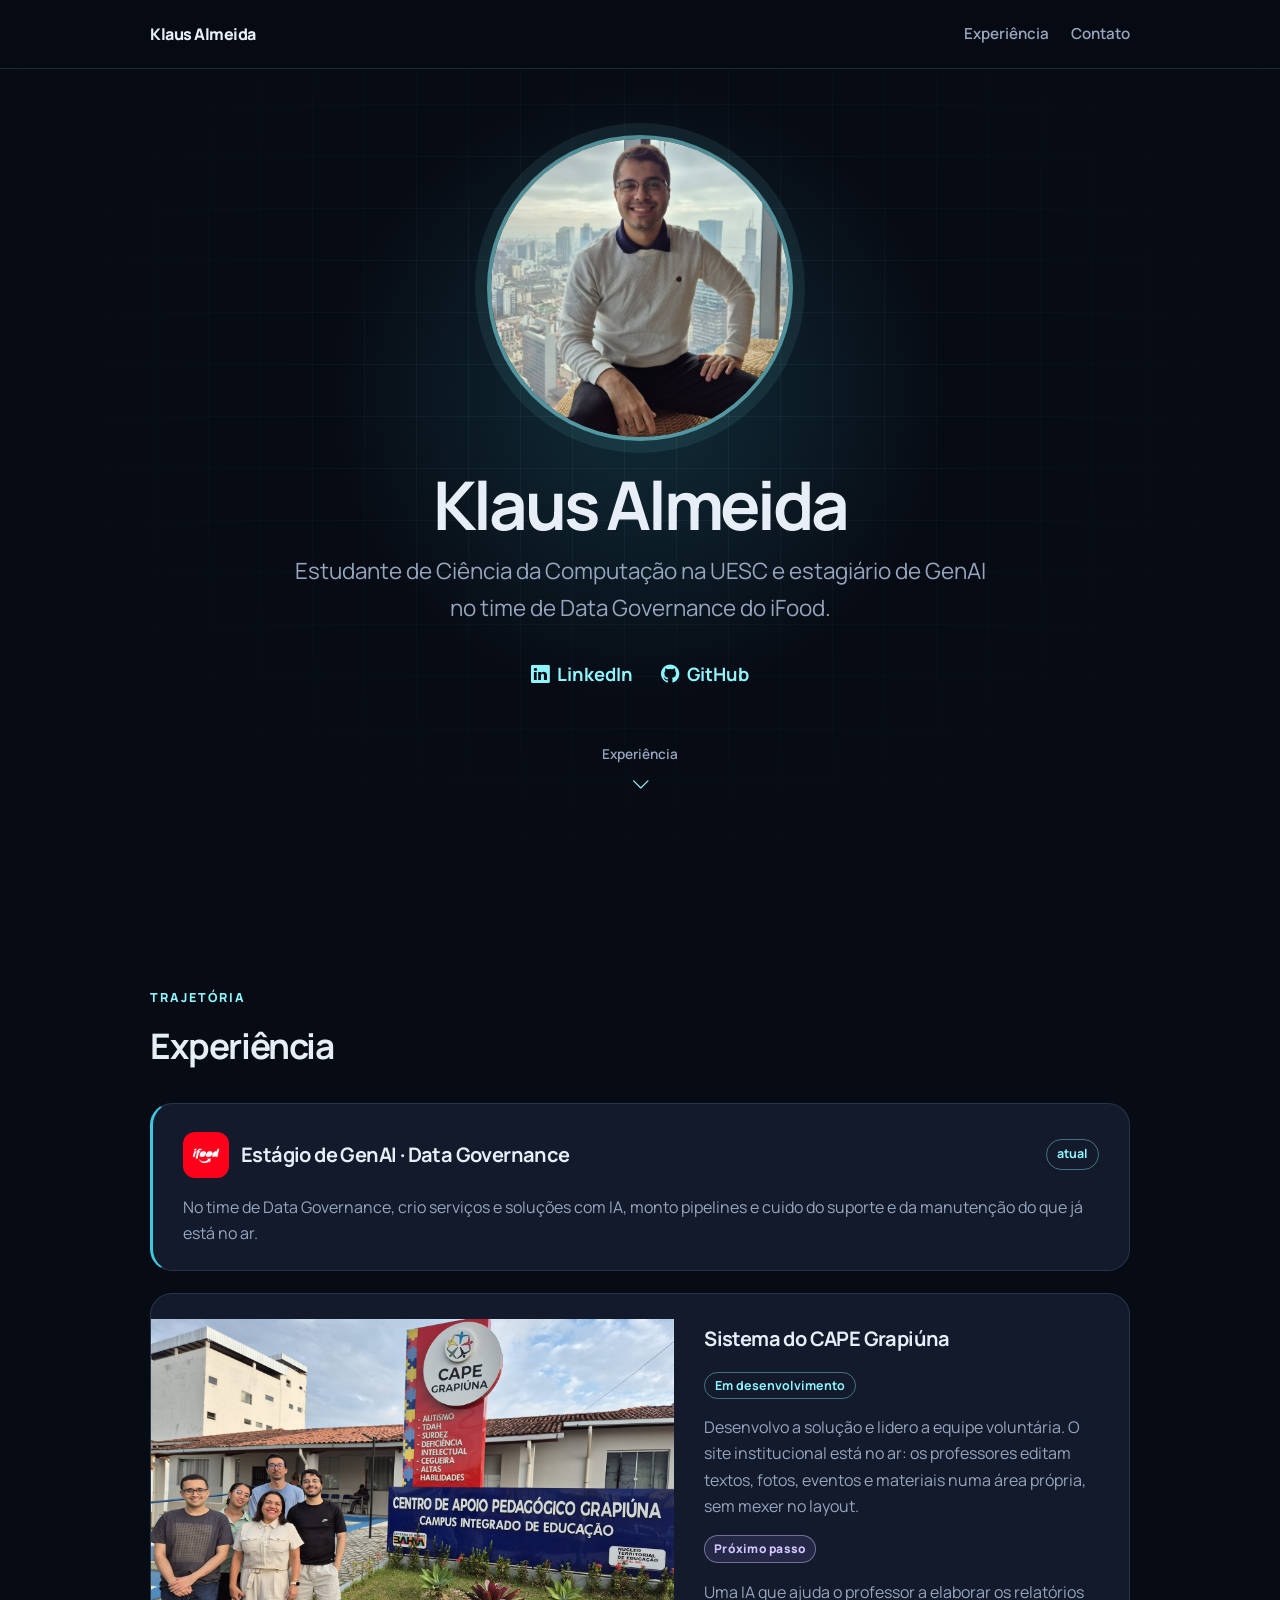
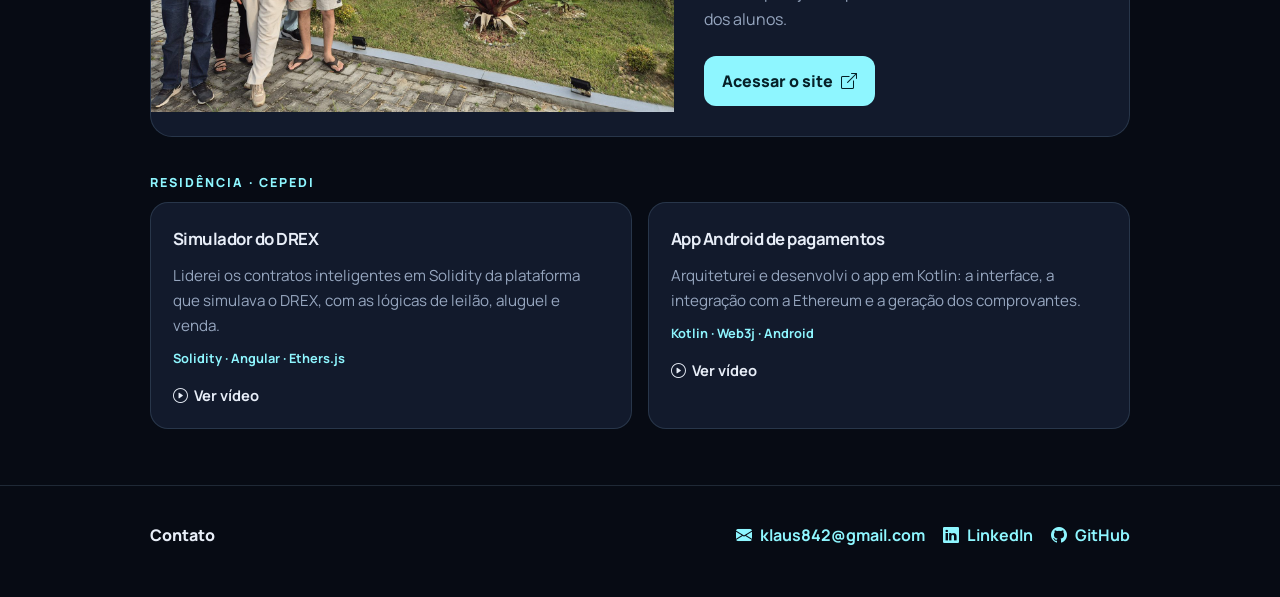
<file: index.html>
<!DOCTYPE html>
<html lang="pt-BR">
<head>
    <meta charset="UTF-8">
    <meta name="viewport" content="width=device-width, initial-scale=1.0">
    <title>Klaus Almeida — Portfólio</title>
    <meta name="description" content="Estudante de Ciência da Computação na UESC e estagiário de GenAI no time de Data Governance do iFood. Lidera o sistema do CAPE Grapiúna.">
    <link rel="preconnect" href="https://fonts.googleapis.com">
    <link rel="preconnect" href="https://fonts.gstatic.com" crossorigin>
    <link href="https://fonts.googleapis.com/css2?family=Manrope:wght@400;500;600;700;800&display=swap" rel="stylesheet">
    <link rel="stylesheet" href="https://cdn.jsdelivr.net/npm/bootstrap-icons@1.11.3/font/bootstrap-icons.min.css">
    <link rel="stylesheet" href="style.css">
</head>
<body>
    <nav class="navbar">
        <div class="navbar-container">
            <a href="#topo" class="nav-logo">Klaus Almeida</a>
            <div class="nav-menu">
                <a href="#experiencia" class="nav-link">Experiência</a>
                <a href="#contato" class="nav-link">Contato</a>
            </div>
        </div>
    </nav>

    <header id="topo" class="hero">
        <img src="foto-perfil.jpg" alt="Klaus Almeida em um escritório, com a cidade ao fundo" class="hero-foto">
        <h1>Klaus Almeida</h1>
        <p class="hero-titulo">Estudante de Ciência da Computação na UESC e estagiário de GenAI no time de Data Governance do iFood.</p>
        <div class="hero-links">
            <a href="https://www.linkedin.com/in/klausalmeida/" target="_blank" rel="noopener noreferrer">
                <i class="bi bi-linkedin"></i> LinkedIn
            </a>
            <a href="https://github.com/KlausAlmeida1" target="_blank" rel="noopener noreferrer">
                <i class="bi bi-github"></i> GitHub
            </a>
        </div>
        <a href="#experiencia" class="scroll-indicator">
            <span>Experiência</span>
            <i class="bi bi-chevron-down"></i>
        </a>
    </header>

    <main>
        <section id="experiencia" class="secao">
            <div class="container">
                <div class="reveal">
                    <p class="eyebrow">Trajetória</p>
                    <h2>Experiência</h2>
                </div>

                <article class="bloco-ifood reveal">
                    <div class="bloco-topo">
                        <div class="ifood-titulo">
                            <img src="logo-ifood.png" alt="iFood" class="logo-ifood">
                            <h3>Estágio de GenAI · Data Governance</h3>
                        </div>
                        <span class="pill">atual</span>
                    </div>
                    <p>No time de Data Governance, crio serviços e soluções com IA, monto pipelines e cuido do suporte e da manutenção do que já está no ar.</p>
                </article>

                <article class="card-cape reveal">
                    <img src="foto-cape-web.jpg" alt="Equipe do projeto em frente à placa do CAPE Grapiúna" class="cape-foto">
                    <div class="cape-info">
                        <h3>Sistema do CAPE Grapiúna</h3>
                        <p class="cape-rotulo"><span class="pill">Em desenvolvimento</span></p>
                        <p>Desenvolvo a solução e lidero a equipe voluntária. O site institucional está no ar: os professores editam textos, fotos, eventos e materiais numa área própria, sem mexer no layout.</p>
                        <p class="cape-rotulo"><span class="chip-ia">Próximo passo</span></p>
                        <p>Uma IA que ajuda o professor a elaborar os relatórios dos alunos.</p>
                        <a class="botao" href="https://capegrapiuna.com.br" target="_blank" rel="noopener noreferrer">
                            Acessar o site <i class="bi bi-box-arrow-up-right"></i>
                        </a>
                    </div>
                </article>

                <div class="cepedi">
                    <p class="eyebrow reveal">Residência · CEPEDI</p>
                    <div class="cards-cepedi">
                        <article class="reveal" style="--reveal-delay: 0ms">
                            <h3>Simulador do DREX</h3>
                            <p>Liderei os contratos inteligentes em Solidity da plataforma que simulava o DREX, com as lógicas de leilão, aluguel e venda.</p>
                            <p class="tags">Solidity · Angular · Ethers.js</p>
                            <a href="https://youtu.be/BgSOSn-9abc" target="_blank" rel="noopener noreferrer">
                                <i class="bi bi-play-circle"></i> Ver vídeo
                            </a>
                        </article>
                        <article class="reveal" style="--reveal-delay: 120ms">
                            <h3>App Android de pagamentos</h3>
                            <p>Arquiteturei e desenvolvi o app em Kotlin: a interface, a integração com a Ethereum e a geração dos comprovantes.</p>
                            <p class="tags">Kotlin · Web3j · Android</p>
                            <a href="https://youtu.be/_PMYZxXqhNw" target="_blank" rel="noopener noreferrer">
                                <i class="bi bi-play-circle"></i> Ver vídeo
                            </a>
                        </article>
                    </div>
                </div>
            </div>
        </section>
    </main>

    <footer id="contato" class="contato">
        <div class="container contato-linha reveal">
            <p>Contato</p>
            <div class="contato-links">
                <a href="mailto:klaus842@gmail.com"><i class="bi bi-envelope-fill"></i> klaus842@gmail.com</a>
                <a href="https://www.linkedin.com/in/klausalmeida/" target="_blank" rel="noopener noreferrer"><i class="bi bi-linkedin"></i> LinkedIn</a>
                <a href="https://github.com/KlausAlmeida1" target="_blank" rel="noopener noreferrer"><i class="bi bi-github"></i> GitHub</a>
            </div>
        </div>
    </footer>
    <script>
        (function () {
            var reduceMotion = window.matchMedia("(prefers-reduced-motion: reduce)").matches;
            var targets = document.querySelectorAll(".reveal");
            if (!targets.length || reduceMotion || !("IntersectionObserver" in window)) return;
            document.documentElement.classList.add("js");
            var observer = new IntersectionObserver(function (entries) {
                entries.forEach(function (entry) {
                    if (!entry.isIntersecting) return;
                    entry.target.classList.add("is-visible");
                    observer.unobserve(entry.target);
                });
            }, { rootMargin: "0px", threshold: 0.01 });
            targets.forEach(function (node) {
                if (node.getBoundingClientRect().top < window.innerHeight) {
                    node.classList.add("is-visible");
                } else {
                    observer.observe(node);
                }
            });
        })();
    </script>
</body>
</html>
</file>
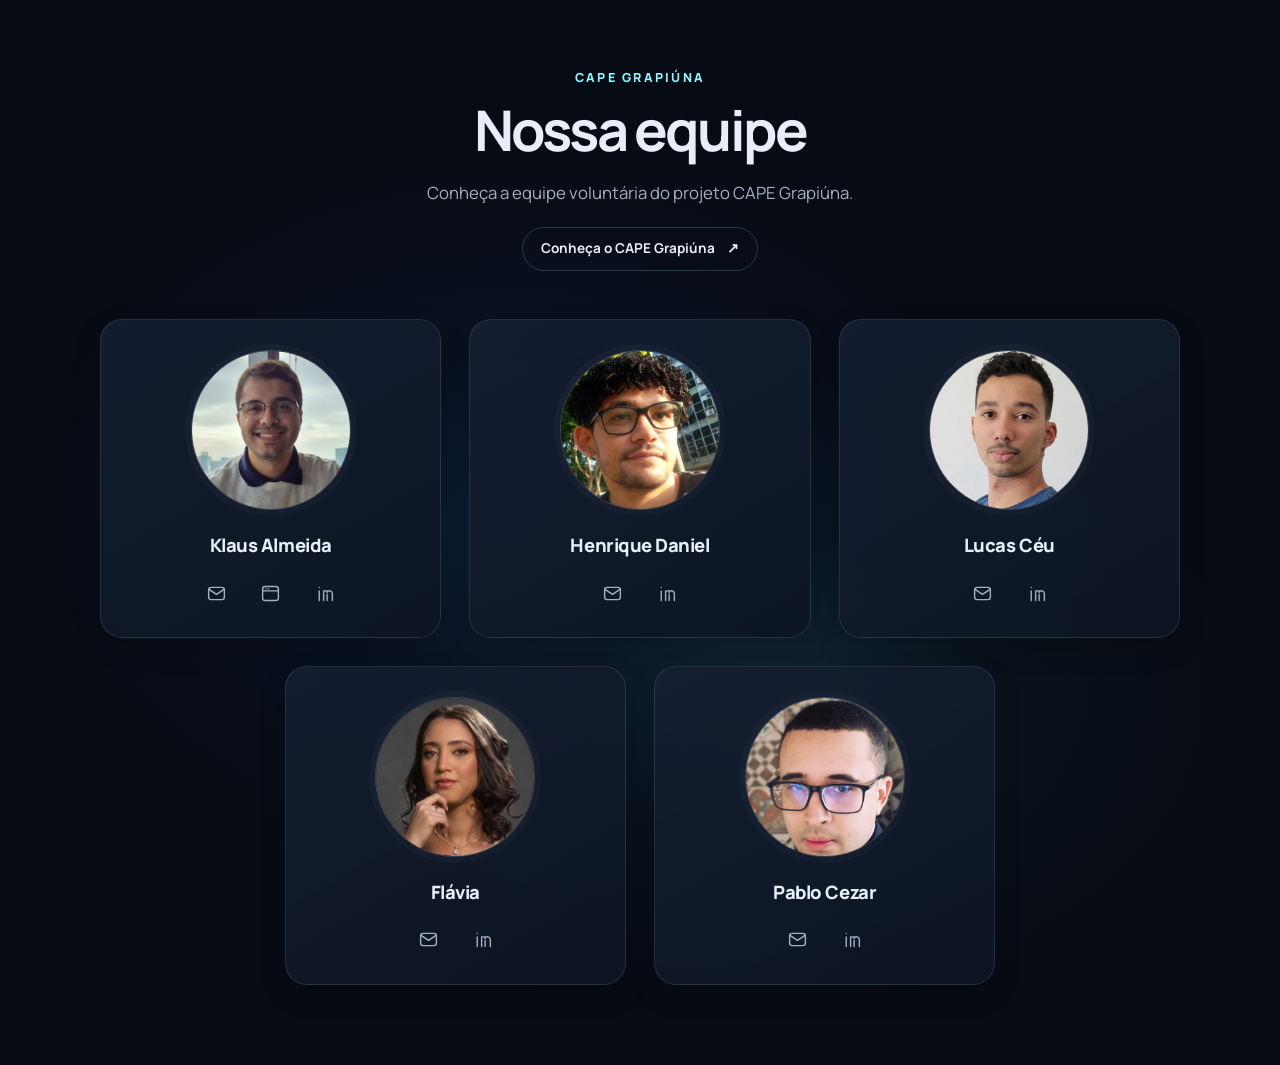
<file: equipe/index.html>
<!DOCTYPE html>
<html lang="pt-BR">
<head>
    <meta charset="UTF-8">
    <meta name="viewport" content="width=device-width, initial-scale=1.0">
    <meta name="theme-color" content="#070b14">
    <title>Nossa equipe — CAPE Grapiúna</title>
    <meta name="description" content="Conheça a equipe voluntária do projeto CAPE Grapiúna.">
    <link rel="preconnect" href="https://fonts.googleapis.com">
    <link rel="preconnect" href="https://fonts.gstatic.com" crossorigin>
    <link href="https://fonts.googleapis.com/css2?family=Manrope:wght@400;500;600;700;800&display=swap" rel="stylesheet">
    <link rel="stylesheet" href="style.css">
</head>
<body>
    <!-- Para atualizar um integrante, edite seu article: nome, foto e contatos.
         Fotos em equipe/fotos/, com enquadramento próximo do rosto e arquivo otimizado.
         Contatos na ordem e-mail, portfólio e LinkedIn; omita endereços desconhecidos.
         Mantenha aria-label e tooltip identificando o contato e o integrante.
         A apresentação é coletiva, sem descrições individuais de contribuição. -->
    <main class="container">
        <header class="apresentacao">
            <p class="eyebrow">CAPE Grapiúna</p>
            <h1>Nossa equipe</h1>
            <p class="intro">Conheça a equipe voluntária do projeto CAPE Grapiúna.</p>
            <a class="link-projeto" href="https://capegrapiuna.com.br/" target="_blank" rel="noopener noreferrer">Conheça o CAPE Grapiúna <span aria-hidden="true">↗</span></a>
        </header>
        <section class="grade-time" aria-label="Integrantes da equipe">
                <article class="pessoa">
                    <img src="fotos/klaus-almeida.jpg" alt="" width="160" height="160">
                    <h2>Klaus Almeida</h2>
                    <div class="pessoa-links">
                        <a href="mailto:klaus842@gmail.com" aria-label="E-mail de Klaus Almeida"><svg viewBox="0 0 24 24" fill="none" stroke="currentColor" stroke-width="1.6" stroke-linecap="round" stroke-linejoin="round" aria-hidden="true"><rect x="3" y="5" width="18" height="14" rx="3"/><path d="m3 7 9 6 9-6"/></svg><span class="tooltip" aria-hidden="true">E-mail de Klaus Almeida</span></a>
                        <a href="../" aria-label="Portfólio de Klaus Almeida"><svg viewBox="0 0 24 24" fill="none" stroke="currentColor" stroke-width="1.6" stroke-linecap="round" stroke-linejoin="round" aria-hidden="true"><rect x="3" y="4" width="18" height="16" rx="3"/><path d="M3 9h18M7 6.5h.01M10 6.5h.01"/></svg><span class="tooltip" aria-hidden="true">Portfólio de Klaus Almeida</span></a>
                        <a href="https://www.linkedin.com/in/klausalmeida/" aria-label="LinkedIn de Klaus Almeida" target="_blank" rel="noopener noreferrer"><svg viewBox="0 0 24 24" fill="none" stroke="currentColor" stroke-width="1.6" stroke-linecap="round" stroke-linejoin="round" aria-hidden="true"><path d="M6 9v11M6 5v.01M11 20V9h4v2c1-3 6-3 6 2v7M15 13v7"/></svg><span class="tooltip" aria-hidden="true">LinkedIn de Klaus Almeida</span></a>
                    </div>
                </article>
                <article class="pessoa">
                    <img src="fotos/henrique-daniel.jpg" alt="" width="160" height="160">
                    <h2>Henrique Daniel</h2>
                    <div class="pessoa-links">
                        <a href="mailto:danielgoryz008@gmail.com" aria-label="E-mail de Henrique Daniel"><svg viewBox="0 0 24 24" fill="none" stroke="currentColor" stroke-width="1.6" stroke-linecap="round" stroke-linejoin="round" aria-hidden="true"><rect x="3" y="5" width="18" height="14" rx="3"/><path d="m3 7 9 6 9-6"/></svg><span class="tooltip" aria-hidden="true">E-mail de Henrique Daniel</span></a>

                        <a href="https://www.linkedin.com/in/hdresende/" aria-label="LinkedIn de Henrique Daniel" target="_blank" rel="noopener noreferrer"><svg viewBox="0 0 24 24" fill="none" stroke="currentColor" stroke-width="1.6" stroke-linecap="round" stroke-linejoin="round" aria-hidden="true"><path d="M6 9v11M6 5v.01M11 20V9h4v2c1-3 6-3 6 2v7M15 13v7"/></svg><span class="tooltip" aria-hidden="true">LinkedIn de Henrique Daniel</span></a>
                    </div>
                </article>
                <article class="pessoa">
                    <img src="fotos/lucas-ceu.jpg" alt="" width="160" height="160">
                    <h2>Lucas Céu</h2>
                    <div class="pessoa-links">
                        <a href="mailto:lukasceu@gmail.com" aria-label="E-mail de Lucas Céu"><svg viewBox="0 0 24 24" fill="none" stroke="currentColor" stroke-width="1.6" stroke-linecap="round" stroke-linejoin="round" aria-hidden="true"><rect x="3" y="5" width="18" height="14" rx="3"/><path d="m3 7 9 6 9-6"/></svg><span class="tooltip" aria-hidden="true">E-mail de Lucas Céu</span></a>

                        <a href="https://www.linkedin.com/in/lucas-ceu/" aria-label="LinkedIn de Lucas Céu" target="_blank" rel="noopener noreferrer"><svg viewBox="0 0 24 24" fill="none" stroke="currentColor" stroke-width="1.6" stroke-linecap="round" stroke-linejoin="round" aria-hidden="true"><path d="M6 9v11M6 5v.01M11 20V9h4v2c1-3 6-3 6 2v7M15 13v7"/></svg><span class="tooltip" aria-hidden="true">LinkedIn de Lucas Céu</span></a>
                    </div>
                </article>
                <article class="pessoa">
                    <img src="fotos/flavia.jpg" alt="" width="160" height="160">
                    <h2>Flávia</h2>
                    <div class="pessoa-links">
                        <a href="mailto:developerflavia@gmail.com" aria-label="E-mail de Flávia"><svg viewBox="0 0 24 24" fill="none" stroke="currentColor" stroke-width="1.6" stroke-linecap="round" stroke-linejoin="round" aria-hidden="true"><rect x="3" y="5" width="18" height="14" rx="3"/><path d="m3 7 9 6 9-6"/></svg><span class="tooltip" aria-hidden="true">E-mail de Flávia</span></a>

                        <a href="https://www.linkedin.com/in/fasjesus/" aria-label="LinkedIn de Flávia" target="_blank" rel="noopener noreferrer"><svg viewBox="0 0 24 24" fill="none" stroke="currentColor" stroke-width="1.6" stroke-linecap="round" stroke-linejoin="round" aria-hidden="true"><path d="M6 9v11M6 5v.01M11 20V9h4v2c1-3 6-3 6 2v7M15 13v7"/></svg><span class="tooltip" aria-hidden="true">LinkedIn de Flávia</span></a>
                    </div>
                </article>
                <article class="pessoa">
                    <img src="fotos/pablo-cezar.jpg" alt="" width="160" height="160">
                    <h2>Pablo Cezar</h2>
                    <div class="pessoa-links">
                        <a href="mailto:pablitocezar20@gmail.com" aria-label="E-mail de Pablo Cezar"><svg viewBox="0 0 24 24" fill="none" stroke="currentColor" stroke-width="1.6" stroke-linecap="round" stroke-linejoin="round" aria-hidden="true"><rect x="3" y="5" width="18" height="14" rx="3"/><path d="m3 7 9 6 9-6"/></svg><span class="tooltip" aria-hidden="true">E-mail de Pablo Cezar</span></a>

                        <a href="https://www.linkedin.com/in/pablo-cezar0/" aria-label="LinkedIn de Pablo Cezar" target="_blank" rel="noopener noreferrer"><svg viewBox="0 0 24 24" fill="none" stroke="currentColor" stroke-width="1.6" stroke-linecap="round" stroke-linejoin="round" aria-hidden="true"><path d="M6 9v11M6 5v.01M11 20V9h4v2c1-3 6-3 6 2v7M15 13v7"/></svg><span class="tooltip" aria-hidden="true">LinkedIn de Pablo Cezar</span></a>
                    </div>
                </article>
        </section>
    </main>
</body>
</html>
</file>
<file: style.css>
:root {
    --bg: #070b14;
    --bg-2: #10182a;
    --card: #121a2c;
    --text: #e8eef8;
    --muted: #96a6bf;
    --cyan: #8ef6ff;
    --cyan-deep: #3ec8e0;
    --violet: #d4c6ff;
    --line: rgba(158, 196, 230, 0.16);
    --font: "Manrope", "Segoe UI", sans-serif;
}

* { box-sizing: border-box; }

html {
    scroll-behavior: smooth;
    background: var(--bg);
    min-height: 100%;
}

body {
    margin: 0;
    font-family: var(--font);
    background: var(--bg);
    color: var(--text);
    line-height: 1.65;
}

img { max-width: 100%; display: block; }

a { color: var(--cyan); }

.container {
    width: min(980px, calc(100% - 40px));
    margin: 0 auto;
}

.navbar {
    position: fixed;
    inset: 0 0 auto 0;
    z-index: 10;
    background: rgba(7, 11, 20, 0.78);
    backdrop-filter: blur(14px);
    border-bottom: 1px solid var(--line);
}

.navbar-container {
    width: min(980px, calc(100% - 40px));
    margin: 0 auto;
    min-height: 68px;
    display: flex;
    align-items: center;
    justify-content: space-between;
    gap: 20px;
}

.nav-logo {
    color: var(--text);
    text-decoration: none;
    font-weight: 800;
    letter-spacing: -0.03em;
}

.nav-menu { display: flex; gap: 22px; }

.nav-link {
    color: var(--muted);
    text-decoration: none;
    font-size: 0.95rem;
    font-weight: 600;
}

.nav-link:hover { color: var(--cyan); }

.hero {
    position: relative;
    isolation: isolate;
    min-height: 100vh;
    display: flex;
    flex-direction: column;
    align-items: center;
    justify-content: center;
    text-align: center;
    padding: 108px 20px 72px;
    overflow: hidden;
}

.hero::before {
    content: "";
    position: absolute;
    inset: 0;
    z-index: -1;
    background-image:
        linear-gradient(rgba(142, 246, 255, 0.055) 1px, transparent 1px),
        linear-gradient(90deg, rgba(142, 246, 255, 0.055) 1px, transparent 1px);
    background-size: 52px 52px;
    mask-image: radial-gradient(ellipse at 50% 42%, #000 10%, transparent 72%);
}

.hero::after {
    content: "";
    position: absolute;
    z-index: -1;
    width: 640px;
    height: 640px;
    top: 8%;
    border-radius: 50%;
    background: radial-gradient(circle, rgba(62, 200, 224, 0.18), transparent 68%);
}

.hero-foto {
    width: clamp(220px, 34vh, 340px);
    height: clamp(220px, 34vh, 340px);
    border-radius: 50%;
    object-fit: cover;
    object-position: center 30%;
    border: 4px solid rgba(142, 246, 255, 0.55);
    box-shadow: 0 0 0 12px rgba(142, 246, 255, 0.08);
}

h1 {
    margin: 22px 0 10px;
    font-size: clamp(2rem, 4vw, 3.1rem);
    letter-spacing: -0.045em;
    line-height: 1.1;
}

.hero h1 {
    margin: 28px 0 14px;
    font-size: clamp(2.6rem, 5.4vw, 4.2rem);
    line-height: 1.05;
}

.hero-titulo {
    max-width: 720px;
    margin: 0;
    color: var(--muted);
    font-size: clamp(1.15rem, 2vw, 1.4rem);
}

.hero-links {
    display: flex;
    gap: 28px;
    margin-top: 32px;
    font-size: 1.15rem;
}

.hero-links a,
.contato a {
    display: inline-flex;
    align-items: center;
    gap: 8px;
    color: var(--cyan);
    text-decoration: none;
    font-weight: 700;
}

.hero-links a:hover,
.contato a:hover { color: #fff; }

.scroll-indicator {
    margin-top: 54px;
    display: flex;
    flex-direction: column;
    align-items: center;
    gap: 4px;
    color: var(--muted);
    text-decoration: none;
    font-size: 0.85rem;
    font-weight: 600;
}

.scroll-indicator i { color: var(--cyan); font-size: 1.2rem; }

.secao { padding: 88px 0 56px; }

.eyebrow {
    margin: 0 0 8px;
    color: var(--cyan);
    font-size: 0.78rem;
    font-weight: 800;
    letter-spacing: 0.16em;
    text-transform: uppercase;
}

h2 {
    margin: 0 0 28px;
    font-size: clamp(1.7rem, 3vw, 2.2rem);
    letter-spacing: -0.04em;
}

h3 {
    margin: 0;
    font-size: 1.25rem;
    letter-spacing: -0.03em;
}

.bloco-ifood,
.card-cape {
    background: var(--card);
    border: 1px solid var(--line);
    border-radius: 22px;
}

.bloco-ifood {
    padding: 28px 30px 8px;
    border-left: 3px solid var(--cyan-deep);
}

.bloco-ifood p,
.cape-info p,
.cards-cepedi p {
    color: var(--muted);
}

.bloco-topo {
    display: flex;
    justify-content: space-between;
    align-items: center;
    gap: 12px;
    flex-wrap: wrap;
    margin-bottom: 12px;
}

.cape-info > h3 { margin-bottom: 0; }

.cape-rotulo { margin: 16px 0 4px; }

.cape-rotulo .chip-ia { display: inline-flex; margin: 0; }

.ifood-titulo {
    display: flex;
    align-items: center;
    gap: 12px;
}

.logo-ifood {
    width: 46px;
    height: 46px;
    border-radius: 12px;
    flex-shrink: 0;
}

.pill {
    border: 1px solid rgba(142, 246, 255, 0.4);
    color: var(--cyan);
    border-radius: 999px;
    padding: 4px 10px;
    font-size: 0.78rem;
    font-weight: 700;
}

.card-cape {
    display: grid;
    grid-template-columns: 1.15fr 1fr;
    align-items: center;
    margin-top: 22px;
    overflow: hidden;
}

.cape-foto {
    width: 100%;
    height: auto;
    aspect-ratio: 4 / 3;
    object-fit: cover;
    object-position: center;
}

.cape-info { padding: 28px 30px 30px; }

.chip-ia {
    display: inline-block;
    margin-right: 8px;
    padding: 3px 9px;
    border-radius: 999px;
    color: var(--violet);
    background: rgba(168, 140, 255, 0.12);
    border: 1px solid rgba(212, 198, 255, 0.45);
    font-size: 0.75rem;
    font-weight: 800;
    letter-spacing: 0.02em;
    vertical-align: 1px;
}

.botao {
    display: inline-flex;
    align-items: center;
    gap: 8px;
    margin-top: 8px;
    padding: 12px 18px;
    border-radius: 12px;
    background: var(--cyan);
    color: #062028;
    text-decoration: none;
    font-weight: 800;
}

.botao:hover { background: #fff; }

.cepedi { margin-top: 36px; }

.cards-cepedi {
    display: grid;
    grid-template-columns: 1fr 1fr;
    gap: 16px;
}

.cards-cepedi article {
    background: var(--card);
    border: 1px solid var(--line);
    border-radius: 18px;
    padding: 22px 22px 20px;
}

.cards-cepedi h3 { font-size: 1.05rem; }

.cards-cepedi p { margin: 10px 0 0; font-size: 0.95rem; }

.cards-cepedi .tags {
    color: var(--cyan);
    font-size: 0.8rem;
    font-weight: 700;
}

.cards-cepedi a {
    display: inline-flex;
    align-items: center;
    gap: 6px;
    margin-top: 14px;
    color: var(--text);
    font-weight: 700;
    font-size: 0.92rem;
    text-decoration: none;
}

.cards-cepedi a:hover { color: var(--cyan); }

.contato {
    border-top: 1px solid var(--line);
    padding: 36px 0 48px;
}

.contato-linha {
    display: flex;
    justify-content: space-between;
    align-items: center;
    gap: 18px;
    flex-wrap: wrap;
}

.contato p {
    margin: 0;
    font-weight: 800;
}

.contato-links {
    display: flex;
    gap: 18px;
    flex-wrap: wrap;
}

#experiencia,
#contato { scroll-margin-top: 84px; }

@media (max-width: 760px) {
    .navbar-container { width: min(980px, calc(100% - 28px)); }
    .nav-logo { font-size: 0.95rem; white-space: nowrap; }
    .nav-menu { gap: 14px; }
    .nav-link { font-size: 0.85rem; }
    .card-cape,
    .cards-cepedi { grid-template-columns: 1fr; }
    .cape-foto { height: auto; aspect-ratio: 4 / 3; }
    .bloco-ifood,
    .cape-info { padding: 22px 18px; }
    .contato-linha,
    .contato-links { flex-direction: column; align-items: flex-start; }
    .hero { padding-top: 96px; }
}

@media (prefers-reduced-motion: no-preference) {
    .hero > * {
        animation: subir 0.7s ease both;
    }
    .hero > :nth-child(2) { animation-delay: 0.08s; }
    .hero > :nth-child(3) { animation-delay: 0.16s; }
    .hero > :nth-child(4) { animation-delay: 0.24s; }
    .scroll-indicator i { animation: pulo 1.8s ease-in-out infinite; }
}

@keyframes subir {
    from { opacity: 0; transform: translateY(16px); }
    to { opacity: 1; transform: none; }
}

@keyframes pulo {
    0%, 100% { transform: translateY(0); }
    50% { transform: translateY(5px); }
}

html.js .reveal {
    opacity: 0;
    transform: translateY(14px);
    transition:
        opacity 650ms cubic-bezier(0.2, 0.7, 0.2, 1),
        transform 650ms cubic-bezier(0.2, 0.7, 0.2, 1);
    transition-delay: var(--reveal-delay, 0ms);
}

html.js .reveal.is-visible {
    opacity: 1;
    transform: none;
}

@media (prefers-reduced-motion: reduce) {
    html.js .reveal {
        opacity: 1;
        transform: none;
        transition: none;
    }
}
</file>
<file: equipe/style.css>
:root { color-scheme: dark; --bg:#070b14; --text:#e8eef8; --muted:#a3b0c4; --accent:#8ef6ff; }
* { box-sizing:border-box; }
html { min-height:100%; background:var(--bg); }
body { margin:0; min-height:100vh; color:var(--text); font-family:Manrope,"Segoe UI",sans-serif; line-height:1.6; background:radial-gradient(ellipse 38% 34% at 40% 48%,rgba(49,125,240,.14) 0%,rgba(49,125,240,.06) 42%,rgba(49,125,240,0) 100%),radial-gradient(ellipse 35% 30% at 62% 65%,rgba(62,200,224,.12) 0%,rgba(62,200,224,.04) 45%,rgba(62,200,224,0) 100%),var(--bg); }
a { color:inherit; }
.container { width:min(1080px,calc(100% - 48px)); margin-inline:auto; padding:68px 0 80px; }
.apresentacao { text-align:center; margin-bottom:48px; }
.eyebrow { margin:0 0 10px; color:var(--accent); font-size:.78rem; font-weight:800; letter-spacing:.18em; text-transform:uppercase; }
h1 { margin:0; font-size:clamp(2.3rem,5vw,3.5rem); line-height:1.15; letter-spacing:-.05em; }
.intro { margin:18px auto 20px; max-width:480px; color:var(--muted); font-size:1.05rem; }
.link-projeto { display:inline-flex; align-items:center; gap:12px; min-height:44px; padding:9px 18px; border:1px solid rgba(142,246,255,.2); border-radius:999px; text-decoration:none; font-size:.85rem; font-weight:700; transition:background .2s,border-color .2s; }
.link-projeto:hover { background:rgba(142,246,255,.06); border-color:rgba(142,246,255,.5); }
.grade-time { position:relative; isolation:isolate; display:flex; flex-wrap:wrap; justify-content:center; align-items:stretch; gap:28px; }
.pessoa { display:flex; flex-direction:column; align-items:center; text-align:center; flex:0 0 calc((100% - 56px)/3); min-width:0; padding:30px 24px 22px; border:1px solid rgba(255,255,255,.1); border-radius:22px; background:linear-gradient(150deg,rgba(22,32,51,.88),rgba(13,21,35,.95)); box-shadow:0 10px 28px rgba(0,0,0,.15); transition:transform .3s ease,border-color .45s ease,box-shadow .45s ease; }
@media (hover:hover) and (pointer:fine) {
    .pessoa:hover { transform:translateY(-4px); border-color:rgba(142,246,255,.4); box-shadow:0 16px 32px rgba(0,0,0,.23),0 0 28px rgba(62,200,224,.1),inset 0 0 20px rgba(62,200,224,.025); }
}
.pessoa img { display:block; flex-shrink:0; width:160px; height:160px; border-radius:50%; object-fit:cover; border:1px solid rgba(255,255,255,.18); box-shadow:0 0 0 6px rgba(255,255,255,.025); }
.pessoa h2 { margin:23px 0 12px; font-size:1.15rem; font-weight:800; line-height:1.4; letter-spacing:-.025em; overflow-wrap:anywhere; }
.pessoa-links { display:flex; justify-content:center; gap:10px; margin-top:auto; }
.pessoa-links a { position:relative; width:44px; height:44px; display:grid; place-items:center; color:var(--muted); border-radius:12px; transition:color .2s,background .2s; }
.pessoa-links svg { width:21px; height:21px; }
.pessoa-links a:hover,.pessoa-links a:focus-visible { color:var(--accent); background:rgba(142,246,255,.06); }
a:focus-visible { outline:2px solid var(--accent); outline-offset:4px; }
.tooltip { position:absolute; bottom:calc(100% + 8px); left:50%; transform:translateX(-50%); width:max-content; max-width:230px; padding:6px 9px; border:1px solid rgba(255,255,255,.15); border-radius:7px; background:#172238; color:var(--text); font-size:.72rem; line-height:1.4; opacity:0; visibility:hidden; pointer-events:none; z-index:2; }
a:hover .tooltip,a:focus-visible .tooltip { opacity:1; visibility:visible; }
@media(max-width:899px) { .pessoa { flex-basis:calc((100% - 28px)/2); } }
@media(max-width:599px) { .container { width:calc(100% - 32px); padding:44px 0 48px; } .apresentacao { margin-bottom:32px; } .intro { font-size:.98rem; max-width:310px; } .grade-time { gap:20px; } .pessoa { flex-basis:100%; max-width:360px; padding-inline:32px; } }
@media(prefers-reduced-motion:reduce) { *,*::before,*::after { transition:none!important; } .pessoa:hover { transform:none; } }
</file>
